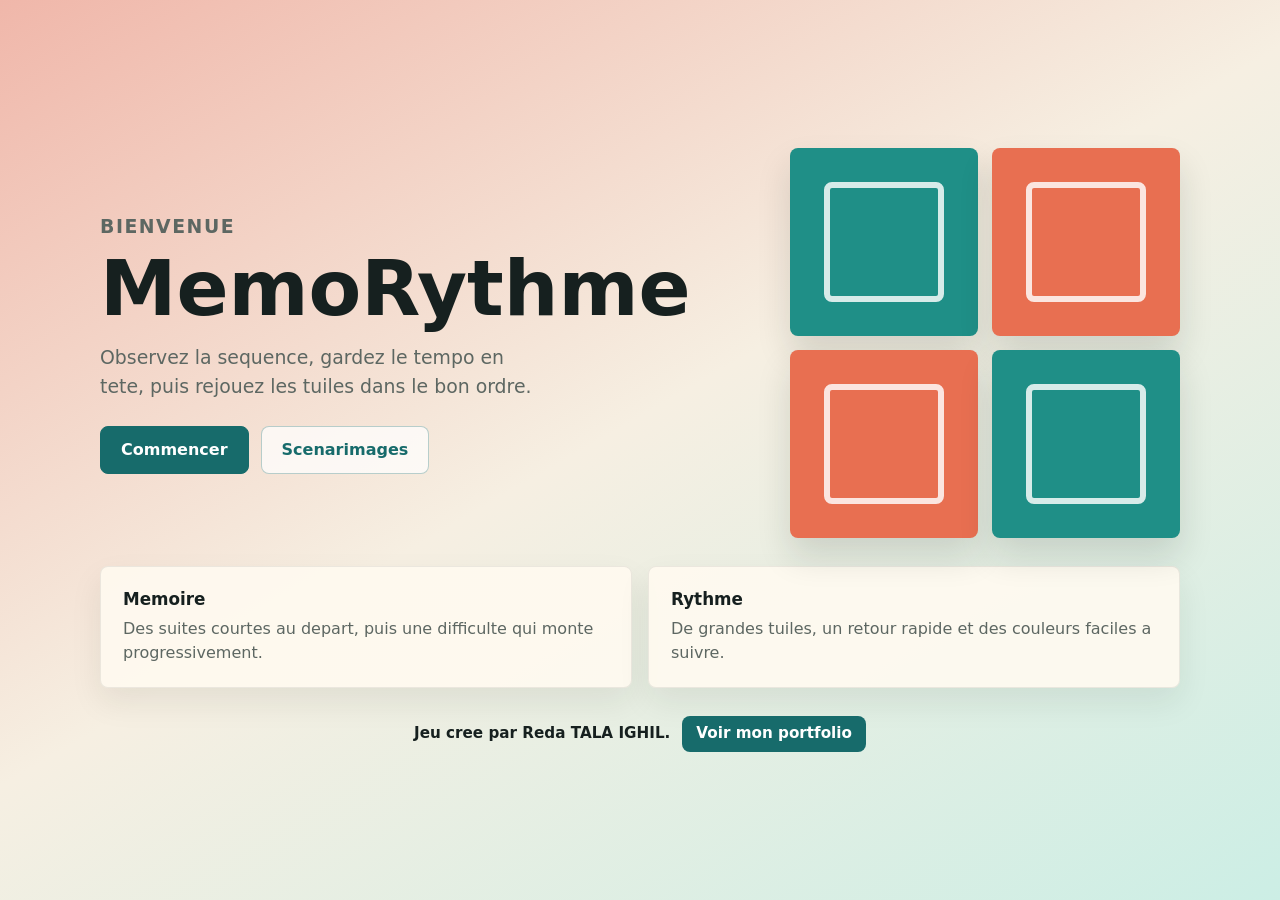
<file: index.html>
<!doctype html>
<html lang="fr">
  <head>
    <meta charset="UTF-8" />
    <meta name="viewport" content="width=device-width, initial-scale=1.0" />
    <title>Projet MemoRythme</title>
    <link rel="stylesheet" href="portfolio.css" />
  </head>
  <body>
    <main class="portfolio-page">
      <section class="welcome" aria-labelledby="welcome-title">
        <div class="intro">
          <p class="eyebrow">Bienvenue</p>
          <h1 id="welcome-title">MemoRythme</h1>
          <p>
            Observez la sequence, gardez le tempo en tete, puis rejouez les
            tuiles dans le bon ordre.
          </p>
          <div class="link-row" aria-label="Liens principaux">
            <a class="primary-link" href="game.html">Commencer</a>
            <a class="secondary-link" href="mockups.html">Scenarimages</a>
          </div>
        </div>
        <div class="preview-board" aria-hidden="true">
          <span class="preview-tile tile-a"></span>
          <span class="preview-tile tile-b"></span>
          <span class="preview-tile tile-b"></span>
          <span class="preview-tile tile-a"></span>
        </div>
      </section>
      <section class="project-notes" aria-label="Resume du projet">
        <article>
          <h2>Memoire</h2>
          <p>Des suites courtes au depart, puis une difficulte qui monte progressivement.</p>
        </article>
        <article>
          <h2>Rythme</h2>
          <p>De grandes tuiles, un retour rapide et des couleurs faciles a suivre.</p>
        </article>
      </section>
      <footer class="site-footer">
        <p>Jeu cree par Reda TALA IGHIL.</p>
        <a href="https://redaportfolio.website/">Voir mon portfolio</a>
      </footer>
    </main>
  </body>
</html>
</file>
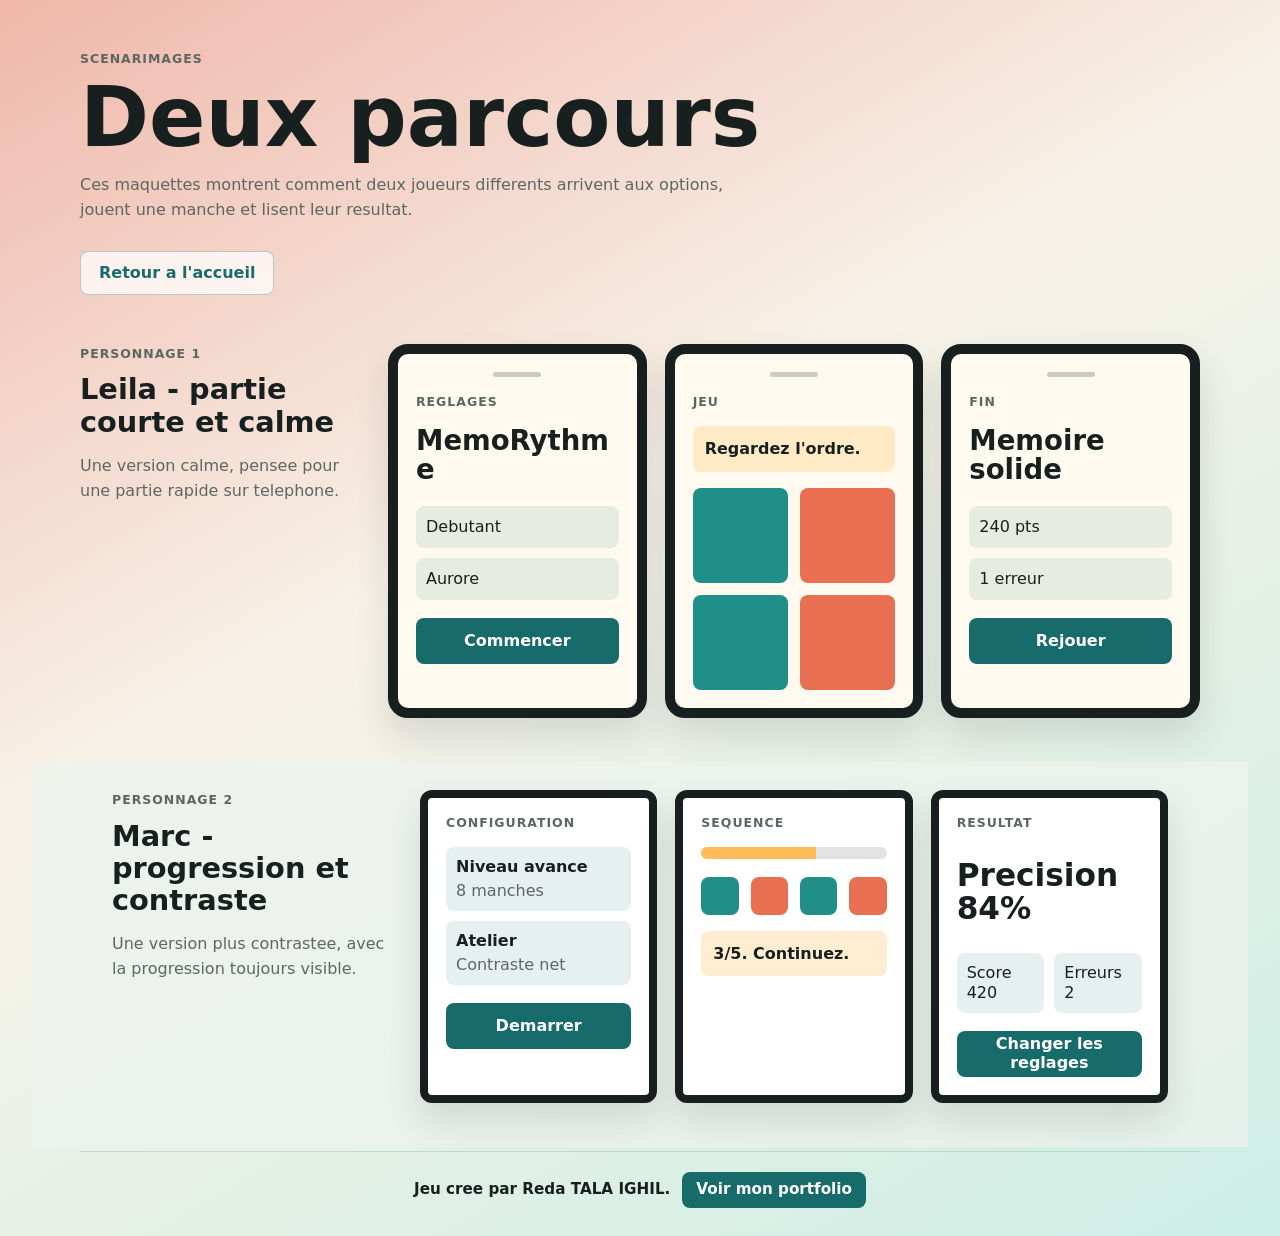
<file: mockups.html>
<!doctype html>
<html lang="fr">
  <head>
    <meta charset="UTF-8" />
    <meta name="viewport" content="width=device-width, initial-scale=1.0" />
    <title>Scenarimages - MemoRythme</title>
    <link rel="stylesheet" href="mockups.css" />
  </head>
  <body>
    <main>
      <header class="page-header">
        <p class="eyebrow">Scenarimages</p>
        <h1>Deux parcours</h1>
        <p>Ces maquettes montrent comment deux joueurs differents arrivent aux options, jouent une manche et lisent leur resultat.</p>
        <a class="back-link" href="index.html">Retour a l'accueil</a>
      </header>

      <section class="story story-leila" aria-labelledby="leila-title">
        <div class="story-copy">
          <p class="eyebrow">Personnage 1</p>
          <h2 id="leila-title">Leila - partie courte et calme</h2>
          <p>Une version calme, pensee pour une partie rapide sur telephone.</p>
        </div>
        <div class="mockup-grid">
          <article class="phone">
            <div class="phone-top"></div>
            <h3>Reglages</h3>
            <div class="large-title">MemoRythme</div>
            <div class="pill-row"><span>Debutant</span><span>Aurore</span></div>
            <button>Commencer</button>
          </article>
          <article class="phone">
            <div class="phone-top"></div>
            <h3>Jeu</h3>
            <p class="feedback">Regardez l'ordre.</p>
            <div class="tile-board"><span></span><span></span><span></span><span></span></div>
          </article>
          <article class="phone">
            <div class="phone-top"></div>
            <h3>Fin</h3>
            <div class="large-title">Memoire solide</div>
            <div class="score-row"><span>240 pts</span><span>1 erreur</span></div>
            <button>Rejouer</button>
          </article>
        </div>
      </section>

      <section class="story story-marc" aria-labelledby="marc-title">
        <div class="story-copy">
          <p class="eyebrow">Personnage 2</p>
          <h2 id="marc-title">Marc - progression et contraste</h2>
          <p>Une version plus contrastee, avec la progression toujours visible.</p>
        </div>
        <div class="mockup-grid wide">
          <article class="desktop">
            <h3>Configuration</h3>
            <div class="split">
              <div><strong>Niveau avance</strong><span>8 manches</span></div>
              <div><strong>Atelier</strong><span>Contraste net</span></div>
            </div>
            <button>Demarrer</button>
          </article>
          <article class="desktop">
            <h3>Sequence</h3>
            <div class="progress"><span></span></div>
            <div class="tile-strip"><span></span><span></span><span></span><span></span></div>
            <p class="feedback">3/5. Continuez.</p>
          </article>
          <article class="desktop">
            <h3>Resultat</h3>
            <div class="result">Precision 84%</div>
            <div class="split compact">
              <div>Score 420</div>
              <div>Erreurs 2</div>
            </div>
            <button>Changer les reglages</button>
          </article>
        </div>
      </section>
      <footer class="site-footer">
        <p>Jeu cree par Reda TALA IGHIL.</p>
        <a href="https://redaportfolio.website/">Voir mon portfolio</a>
      </footer>
    </main>
  </body>
</html>
</file>
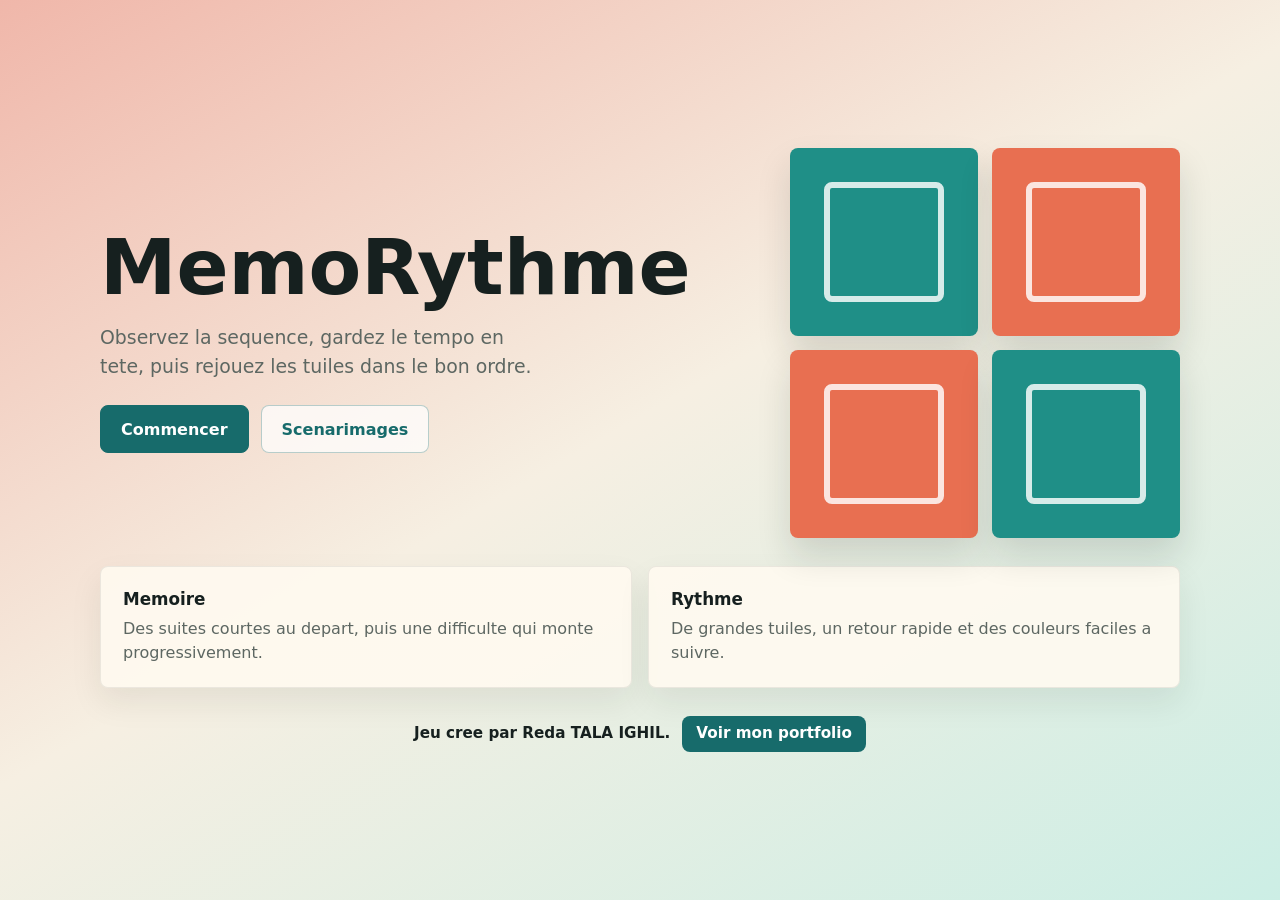
<file: portfolio.html>
<!doctype html>
<html lang="fr">
  <head>
    <meta charset="UTF-8" />
    <meta name="viewport" content="width=device-width, initial-scale=1.0" />
    <title>Projet MemoRythme</title>
    <link rel="stylesheet" href="portfolio.css" />
  </head>
  <body>
    <main class="portfolio-page">
      <section class="welcome" aria-labelledby="welcome-title">
        <div class="intro">
          <h1 id="welcome-title">MemoRythme</h1>
          <p>
            Observez la sequence, gardez le tempo en tete, puis rejouez les
            tuiles dans le bon ordre.
          </p>
          <div class="link-row" aria-label="Liens principaux">
            <a class="primary-link" href="game.html">Commencer</a>
            <a class="secondary-link" href="mockups.html">Scenarimages</a>
          </div>
        </div>
        <div class="preview-board" aria-hidden="true">
          <span class="preview-tile tile-a"></span>
          <span class="preview-tile tile-b"></span>
          <span class="preview-tile tile-b"></span>
          <span class="preview-tile tile-a"></span>
        </div>
      </section>
      <section class="project-notes" aria-label="Resume du projet">
        <article>
          <h2>Memoire</h2>
          <p>Des suites courtes au depart, puis une difficulte qui monte progressivement.</p>
        </article>
        <article>
          <h2>Rythme</h2>
          <p>De grandes tuiles, un retour rapide et des couleurs faciles a suivre.</p>
        </article>
      </section>
      <footer class="site-footer">
        <p>Jeu cree par Reda TALA IGHIL.</p>
        <a href="https://redaportfolio.website/">Voir mon portfolio</a>
      </footer>
    </main>
  </body>
</html>
</file>
<file: portfolio.css>
:root {
  font-family: Inter, ui-sans-serif, system-ui, -apple-system, BlinkMacSystemFont, "Segoe UI", sans-serif;
  color: #16201f;
  background: #eef4f2;
}

* {
  box-sizing: border-box;
}

body {
  margin: 0;
  min-height: 100vh;
  overflow-x: hidden;
}

.portfolio-page {
  min-height: 100vh;
  display: grid;
  align-content: center;
  gap: 28px;
  padding: max(28px, env(safe-area-inset-top)) max(32px, env(safe-area-inset-right)) max(28px, env(safe-area-inset-bottom)) max(32px, env(safe-area-inset-left));
  background: linear-gradient(150deg, #f0b7aa 0%, #f6efe2 48%, #cceee5 100%);
}

.welcome,
.project-notes {
  width: min(100%, 1080px);
  margin: 0 auto;
}

.welcome {
  display: grid;
  grid-template-columns: minmax(0, 1.08fr) minmax(260px, 390px);
  gap: 34px;
  align-items: center;
}

.intro {
  min-width: 0;
}

.intro h1 {
  margin: 0;
  color: #16201f;
  font-size: clamp(3rem, 6vw, 5.6rem);
  line-height: 0.92;
  letter-spacing: 0;
  overflow-wrap: break-word;
}

.intro p {
  max-width: 680px;
  color: #5d6762;
  font-size: 1.18rem;
  line-height: 1.55;
  text-wrap: balance;
}

.eyebrow {
  margin: 0 0 12px;
  color: #0e4d4c;
  font-weight: 800;
  text-transform: uppercase;
  letter-spacing: 0.08em;
  font-size: 0.78rem;
}

.link-row {
  display: flex;
  gap: 12px;
  flex-wrap: wrap;
  margin-top: 24px;
}

.intro a {
  display: inline-grid;
  place-items: center;
  min-height: 48px;
  padding: 0 20px;
  border-radius: 8px;
  text-decoration: none;
  font-weight: 800;
  border: 1px solid rgba(23, 107, 107, 0.3);
}

.intro a.primary-link {
  background: #176b6b;
  color: white;
  border-color: #176b6b;
}

.intro a.secondary-link {
  background: rgba(255, 255, 255, 0.72);
  color: #176b6b;
}

.preview-board {
  display: grid;
  grid-template-columns: repeat(2, minmax(112px, 1fr));
  gap: 14px;
  width: min(100%, 390px);
  aspect-ratio: 1;
  justify-self: end;
}

.preview-tile {
  position: relative;
  overflow: hidden;
  border-radius: 8px;
  background: #1f8f87;
  box-shadow: 0 18px 34px rgba(24, 32, 31, 0.14);
}

.preview-tile::after {
  content: "";
  position: absolute;
  inset: 18%;
  border: 6px solid rgba(255, 255, 255, 0.82);
  border-radius: inherit;
}

.preview-tile.tile-b {
  background: #e86f51;
}

.project-notes {
  display: grid;
  grid-template-columns: repeat(2, minmax(0, 1fr));
  gap: 16px;
}

.project-notes article {
  padding: 22px;
  border-radius: 8px;
  background: rgba(255, 250, 240, 0.9);
  border: 1px solid rgba(22, 32, 31, 0.08);
  box-shadow: 0 14px 32px rgba(24, 32, 31, 0.08);
}

.project-notes h2 {
  margin: 0 0 8px;
  font-size: 1.05rem;
}

.project-notes p {
  margin: 0;
  color: #5d6762;
  line-height: 1.5;
}

.site-footer {
  width: min(100%, 1080px);
  margin: 0 auto;
  display: flex;
  align-items: center;
  justify-content: center;
  gap: 12px;
  color: #16201f;
  font-size: 0.95rem;
  font-weight: 650;
  line-height: 1.4;
  text-align: center;
}

.site-footer p {
  margin: 0;
}

.site-footer a {
  min-height: 36px;
  display: inline-grid;
  place-items: center;
  padding: 0 14px;
  border-radius: 8px;
  background: #176b6b;
  color: white;
  font-weight: 700;
  text-decoration: none;
}

.site-footer a:hover,
.site-footer a:focus-visible {
  background: #0e4d4c;
}

@media (max-width: 680px) {
  .portfolio-page {
    align-content: start;
    padding: max(20px, env(safe-area-inset-top)) max(16px, env(safe-area-inset-right)) max(20px, env(safe-area-inset-bottom)) max(16px, env(safe-area-inset-left));
  }

  .welcome {
    grid-template-columns: 1fr;
    gap: 20px;
  }

  .intro h1 {
    font-size: clamp(2.55rem, 15vw, 4.1rem);
    line-height: 0.96;
  }

  .intro p {
    font-size: 1rem;
    line-height: 1.45;
  }

  .preview-board {
    width: min(100%, 300px);
    justify-self: center;
    gap: 10px;
  }

  .preview-tile {
    box-shadow: 0 10px 24px rgba(24, 32, 31, 0.12);
  }

  .project-notes {
    grid-template-columns: 1fr;
    gap: 12px;
  }

  .link-row a {
    width: 100%;
  }

  .site-footer {
    display: grid;
    justify-items: center;
  }
}
</file>
<file: mockups.css>
:root {
  font-family: Inter, ui-sans-serif, system-ui, -apple-system, BlinkMacSystemFont, "Segoe UI", sans-serif;
  color: #17201f;
  background: #eef4f2;
  --ink: #17201f;
  --muted: #5d6762;
  --page-bg: #f7f2e8;
  --panel: #fffaf0;
  --primary: #176b6b;
  --primary-strong: #0e4d4c;
  --label: #8a3f32;
  --accent: #ffbd59;
  --tile-a: #1f8f87;
  --tile-b: #e86f51;
  --line: rgba(23, 32, 31, 0.12);
  --shadow: rgba(23, 32, 31, 0.12);
}

* {
  box-sizing: border-box;
}

body {
  margin: 0;
  min-height: 100vh;
  overflow-x: hidden;
}

main {
  min-height: 100vh;
  padding: max(28px, env(safe-area-inset-top)) max(32px, env(safe-area-inset-right)) max(28px, env(safe-area-inset-bottom)) max(32px, env(safe-area-inset-left));
  background: linear-gradient(150deg, #f0b7aa 0%, var(--page-bg) 42%, #cceee5 100%);
}

.page-header,
.story {
  width: min(1120px, 100%);
  margin: 0 auto;
}

.page-header {
  min-height: 32vh;
  display: grid;
  align-content: center;
}

.page-header h1 {
  margin: 0;
  color: var(--ink);
  font-size: 5.2rem;
  line-height: 0.95;
  letter-spacing: 0;
  overflow-wrap: break-word;
}

.page-header p,
.story-copy p {
  max-width: 680px;
  color: var(--muted);
  line-height: 1.55;
}

.back-link {
  display: inline-grid;
  place-items: center;
  width: fit-content;
  min-height: 44px;
  margin-top: 12px;
  padding: 0 18px;
  border: 1px solid rgba(23, 107, 107, 0.3);
  border-radius: 8px;
  background: rgba(255, 255, 255, 0.72);
  color: var(--primary);
  font-weight: 800;
  text-decoration: none;
}

.eyebrow {
  margin: 0 0 10px;
  color: var(--label);
  font-weight: 800;
  text-transform: uppercase;
  letter-spacing: 0.08em;
  font-size: 0.78rem;
}

.story {
  display: grid;
  grid-template-columns: 280px minmax(0, 1fr);
  gap: 28px;
  align-items: start;
  padding: 28px 0 44px;
}

.story h2 {
  margin: 0;
  color: var(--ink);
  font-size: 1.8rem;
  line-height: 1.12;
  letter-spacing: 0;
  overflow-wrap: break-word;
}

.mockup-grid {
  display: grid;
  grid-template-columns: repeat(3, minmax(0, 1fr));
  gap: 18px;
}

.phone,
.desktop {
  color: var(--ink);
  min-height: 360px;
  border-radius: 20px;
  background: var(--panel);
  border: 10px solid var(--ink);
  padding: 18px;
  box-shadow: 0 18px 34px var(--shadow);
  overflow: hidden;
}

.desktop {
  min-height: 280px;
  border-radius: 12px;
  border-width: 8px;
  background: #ffffff;
}

.phone-top {
  width: 48px;
  height: 5px;
  border-radius: 999px;
  background: rgba(23, 32, 31, 0.22);
  margin: 0 auto 18px;
}

h3 {
  margin: 0 0 16px;
  font-size: 0.78rem;
  line-height: 1.2;
  text-transform: uppercase;
  letter-spacing: 0.08em;
  color: var(--muted);
  overflow-wrap: break-word;
}

.large-title {
  color: var(--ink);
  font-size: 1.72rem;
  line-height: 1.05;
  font-weight: 900;
  margin-bottom: 22px;
  overflow-wrap: anywhere;
}

.pill-row,
.score-row,
.split {
  display: grid;
  gap: 10px;
}

.pill-row span,
.score-row span,
.split div {
  min-height: 42px;
  border-radius: 8px;
  background: rgba(23, 107, 107, 0.1);
  color: var(--ink);
  display: grid;
  align-content: center;
  padding: 10px;
  line-height: 1.25;
  overflow-wrap: anywhere;
}

.split strong,
.split span {
  display: block;
  min-width: 0;
}

.split span {
  margin-top: 4px;
  color: var(--muted);
}

button {
  width: 100%;
  min-height: 46px;
  margin-top: 18px;
  border: 0;
  border-radius: 8px;
  background: var(--primary);
  color: white;
  font: inherit;
  font-weight: 800;
  line-height: 1.15;
  padding: 0 12px;
  overflow-wrap: break-word;
}

.feedback {
  padding: 12px;
  border-radius: 8px;
  background: rgba(255, 189, 89, 0.28);
  color: var(--ink);
  font-weight: 800;
  line-height: 1.35;
  overflow-wrap: break-word;
}

.tile-board,
.tile-strip {
  display: grid;
  grid-template-columns: repeat(2, 1fr);
  gap: 12px;
}

.tile-board span,
.tile-strip span {
  aspect-ratio: 1;
  border-radius: 8px;
  background: var(--tile-a);
}

.tile-board span:nth-child(even),
.tile-strip span:nth-child(even) {
  background: var(--tile-b);
}

.story-marc {
  background: rgba(238, 243, 238, 0.78);
  width: 100%;
  max-width: none;
  padding-inline: max(32px, calc((100vw - 1120px) / 2));
}

.story-marc .split div {
  background: rgba(23, 107, 107, 0.1);
}

.progress {
  height: 12px;
  border-radius: 999px;
  background: var(--line);
  margin-bottom: 18px;
  overflow: hidden;
}

.progress span {
  display: block;
  width: 62%;
  height: 100%;
  background: var(--accent);
}

.tile-strip {
  grid-template-columns: repeat(4, 1fr);
}

.tile-strip span {
  background: var(--tile-a);
}

.tile-strip span:nth-child(even) {
  background: var(--tile-b);
}

.result {
  color: var(--ink);
  font-size: 1.95rem;
  line-height: 1.05;
  font-weight: 900;
  margin: 28px 0;
  overflow-wrap: anywhere;
}

.compact {
  grid-template-columns: repeat(2, 1fr);
}

.site-footer {
  width: min(1120px, 100%);
  margin: 4px auto 0;
  padding-top: 20px;
  border-top: 1px solid var(--line);
  display: flex;
  align-items: center;
  justify-content: center;
  gap: 12px;
  color: var(--ink);
  font-size: 0.95rem;
  font-weight: 650;
  line-height: 1.4;
  text-align: center;
}

.site-footer p {
  margin: 0;
}

.site-footer a {
  min-height: 36px;
  display: inline-grid;
  place-items: center;
  padding: 0 14px;
  border-radius: 8px;
  background: var(--primary);
  color: white;
  font-weight: 700;
  text-decoration: none;
}

.site-footer a:hover,
.site-footer a:focus-visible {
  background: var(--primary-strong);
}

@media (max-width: 860px) {
  main {
    padding: max(20px, env(safe-area-inset-top)) max(16px, env(safe-area-inset-right)) max(20px, env(safe-area-inset-bottom)) max(16px, env(safe-area-inset-left));
  }

  .page-header {
    min-height: auto;
    padding: 8px 0 22px;
  }

  .page-header h1 {
    font-size: 3.25rem;
  }

  .back-link {
    width: 100%;
  }

  .story,
  .mockup-grid {
    grid-template-columns: 1fr;
  }

  .story {
    gap: 16px;
    padding: 24px 0 34px;
  }

  .story-marc {
    margin-inline: -16px;
    padding-inline: 16px;
  }

  .phone,
  .desktop {
    min-height: 0;
    border-width: 7px;
    padding: 14px;
  }

  .large-title {
    font-size: 1.9rem;
  }

  .tile-strip {
    grid-template-columns: repeat(2, 1fr);
  }

  .result {
    font-size: 1.8rem;
  }

  .site-footer {
    display: grid;
    justify-items: center;
  }
}
</file>
